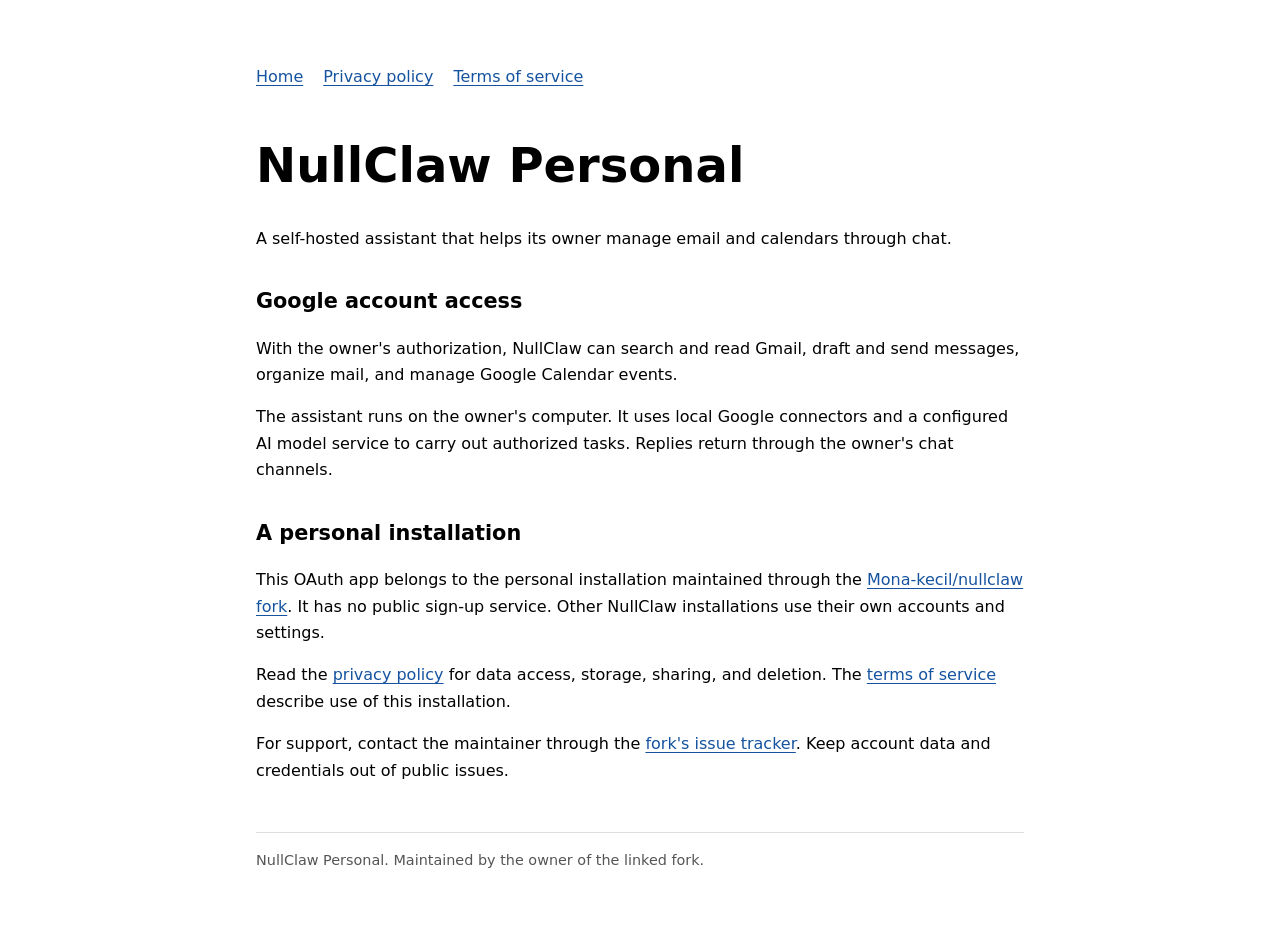
<file: index.html>
<!doctype html>
<html lang="en">
<head>
  <meta charset="utf-8">
  <meta name="viewport" content="width=device-width, initial-scale=1">
  <meta name="description" content="NullClaw Personal, a self-hosted assistant for personal Gmail and Google Calendar tasks.">
  <title>NullClaw Personal</title>
  <link rel="stylesheet" href="style.css">
</head>
<body>
  <nav aria-label="Main navigation"><a href="index.html" aria-current="page">Home</a><a href="privacy.html">Privacy policy</a><a href="terms.html">Terms of service</a></nav>
  <main>
    <h1>NullClaw Personal</h1>
    <p>A self-hosted assistant that helps its owner manage email and calendars through chat.</p>
    <h2>Google account access</h2>
    <p>With the owner's authorization, NullClaw can search and read Gmail, draft and send messages, organize mail, and manage Google Calendar events.</p>
    <p>The assistant runs on the owner's computer. It uses local Google connectors and a configured AI model service to carry out authorized tasks. Replies return through the owner's chat channels.</p>
    <h2>A personal installation</h2>
    <p>This OAuth app belongs to the personal installation maintained through the <a href="https://github.com/Mona-kecil/nullclaw">Mona-kecil/nullclaw fork</a>. It has no public sign-up service. Other NullClaw installations use their own accounts and settings.</p>
    <p>Read the <a href="privacy.html">privacy policy</a> for data access, storage, sharing, and deletion. The <a href="terms.html">terms of service</a> describe use of this installation.</p>
    <p>For support, contact the maintainer through the <a href="https://github.com/Mona-kecil/nullclaw/issues">fork's issue tracker</a>. Keep account data and credentials out of public issues.</p>
  </main>
  <footer>NullClaw Personal. Maintained by the owner of the linked fork.</footer>
</body>
</html>
</file>
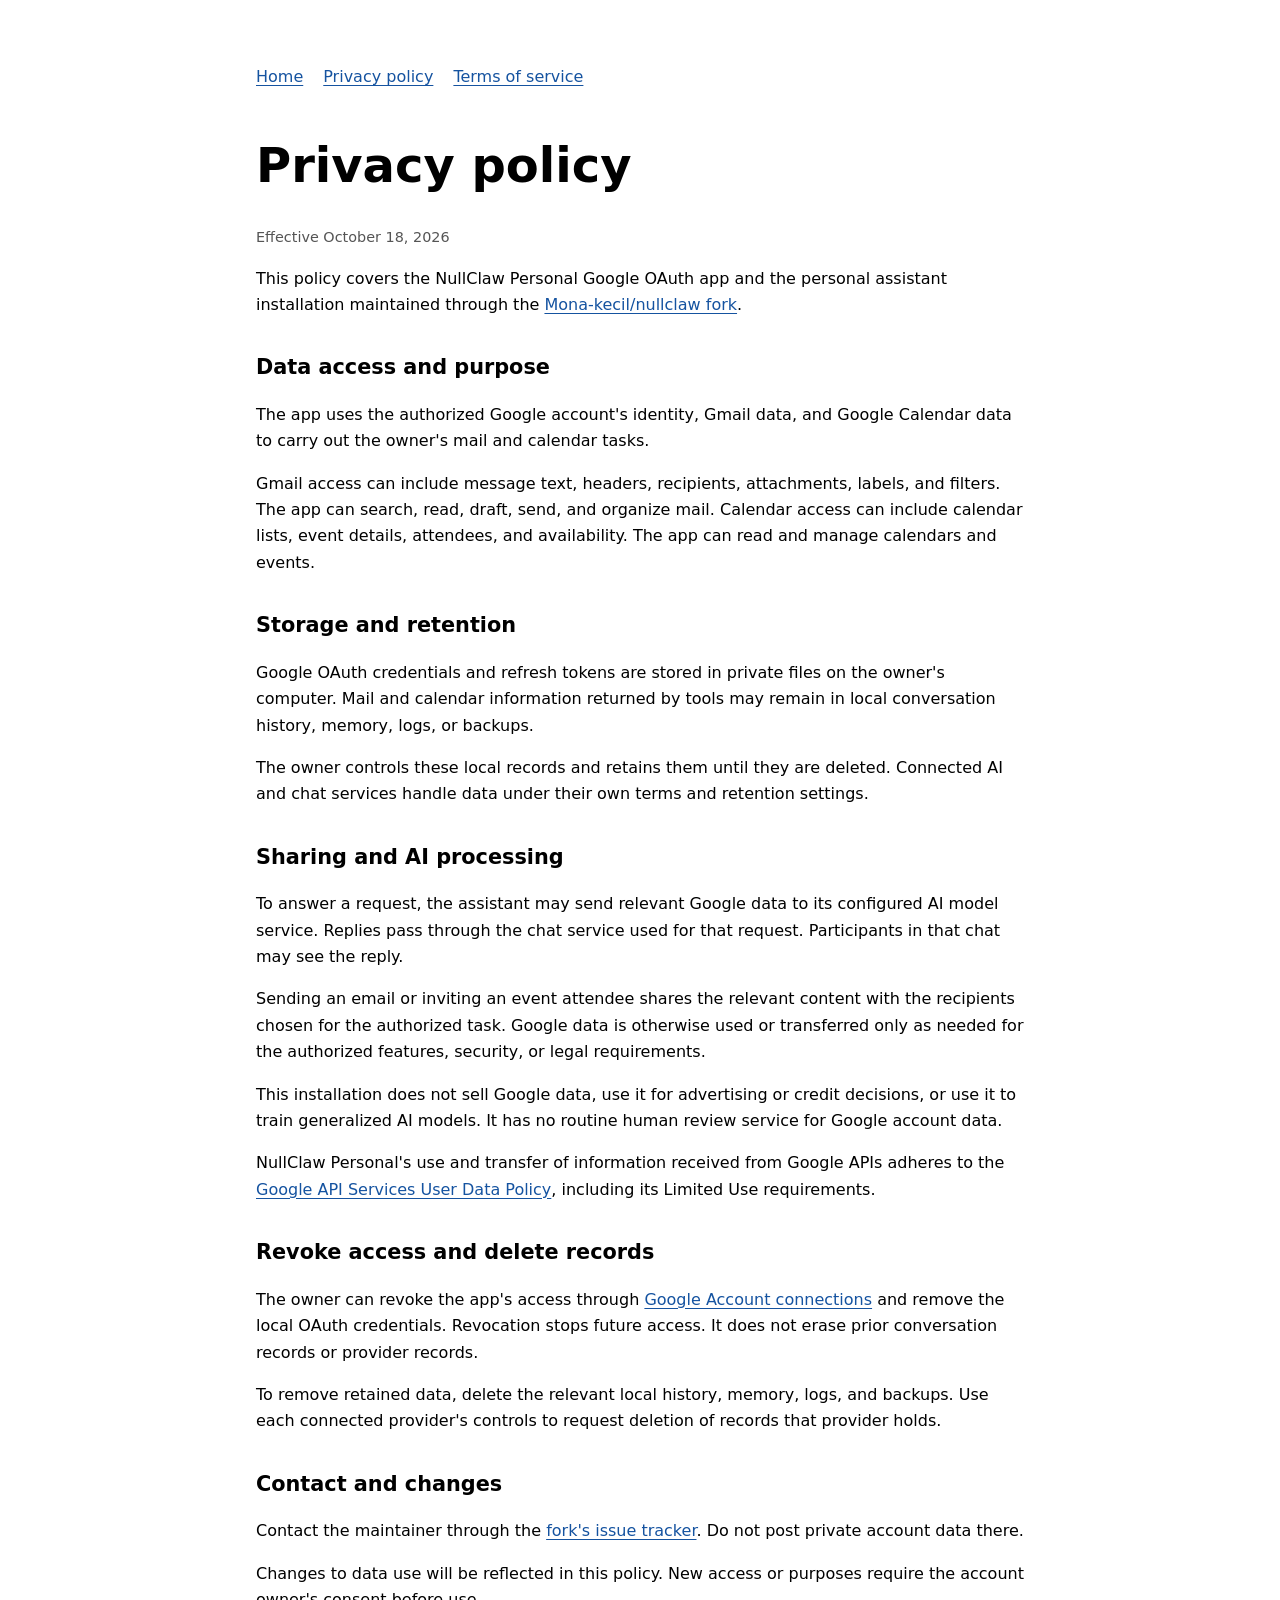
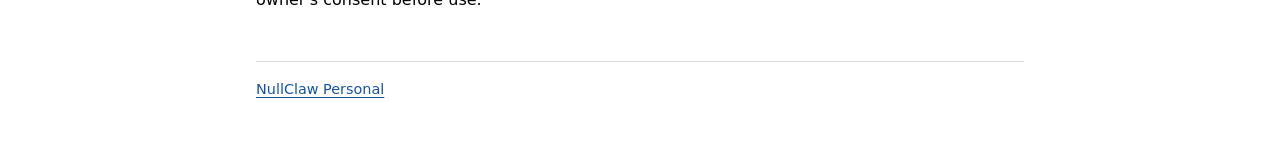
<file: privacy.html>
<!doctype html>
<html lang="en">
<head>
  <meta charset="utf-8">
  <meta name="viewport" content="width=device-width, initial-scale=1">
  <title>Privacy policy | NullClaw Personal</title>
  <link rel="stylesheet" href="style.css">
</head>
<body>
  <nav aria-label="Main navigation"><a href="index.html">Home</a><a href="privacy.html" aria-current="page">Privacy policy</a><a href="terms.html">Terms of service</a></nav>
  <main>
    <h1>Privacy policy</h1>
    <p class="date">Effective October 18, 2026</p>
    <p>This policy covers the NullClaw Personal Google OAuth app and the personal assistant installation maintained through the <a href="https://github.com/Mona-kecil/nullclaw">Mona-kecil/nullclaw fork</a>.</p>
    <h2>Data access and purpose</h2>
    <p>The app uses the authorized Google account's identity, Gmail data, and Google Calendar data to carry out the owner's mail and calendar tasks.</p>
    <p>Gmail access can include message text, headers, recipients, attachments, labels, and filters. The app can search, read, draft, send, and organize mail. Calendar access can include calendar lists, event details, attendees, and availability. The app can read and manage calendars and events.</p>
    <h2>Storage and retention</h2>
    <p>Google OAuth credentials and refresh tokens are stored in private files on the owner's computer. Mail and calendar information returned by tools may remain in local conversation history, memory, logs, or backups.</p>
    <p>The owner controls these local records and retains them until they are deleted. Connected AI and chat services handle data under their own terms and retention settings.</p>
    <h2>Sharing and AI processing</h2>
    <p>To answer a request, the assistant may send relevant Google data to its configured AI model service. Replies pass through the chat service used for that request. Participants in that chat may see the reply.</p>
    <p>Sending an email or inviting an event attendee shares the relevant content with the recipients chosen for the authorized task. Google data is otherwise used or transferred only as needed for the authorized features, security, or legal requirements.</p>
    <p>This installation does not sell Google data, use it for advertising or credit decisions, or use it to train generalized AI models. It has no routine human review service for Google account data.</p>
    <p>NullClaw Personal's use and transfer of information received from Google APIs adheres to the <a href="https://developers.google.com/terms/api-services-user-data-policy">Google API Services User Data Policy</a>, including its Limited Use requirements.</p>
    <h2>Revoke access and delete records</h2>
    <p>The owner can revoke the app's access through <a href="https://myaccount.google.com/connections">Google Account connections</a> and remove the local OAuth credentials. Revocation stops future access. It does not erase prior conversation records or provider records.</p>
    <p>To remove retained data, delete the relevant local history, memory, logs, and backups. Use each connected provider's controls to request deletion of records that provider holds.</p>
    <h2>Contact and changes</h2>
    <p>Contact the maintainer through the <a href="https://github.com/Mona-kecil/nullclaw/issues">fork's issue tracker</a>. Do not post private account data there.</p>
    <p>Changes to data use will be reflected in this policy. New access or purposes require the account owner's consent before use.</p>
  </main>
  <footer><a href="index.html">NullClaw Personal</a></footer>
</body>
</html>
</file>
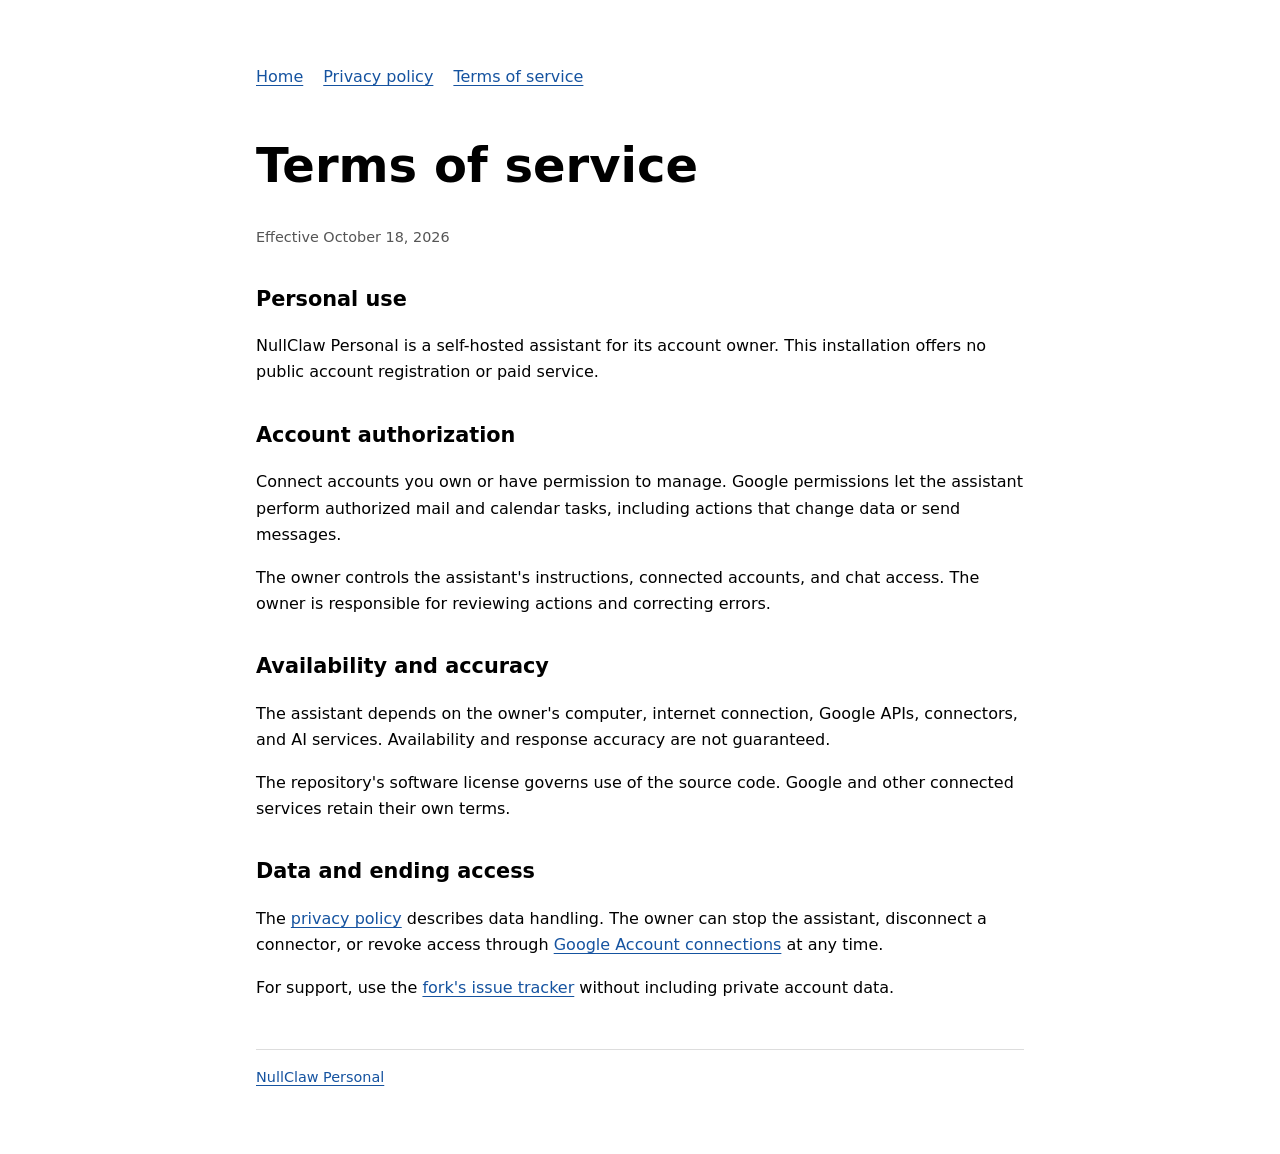
<file: terms.html>
<!doctype html>
<html lang="en">
<head>
  <meta charset="utf-8">
  <meta name="viewport" content="width=device-width, initial-scale=1">
  <title>Terms of service | NullClaw Personal</title>
  <link rel="stylesheet" href="style.css">
</head>
<body>
  <nav aria-label="Main navigation"><a href="index.html">Home</a><a href="privacy.html">Privacy policy</a><a href="terms.html" aria-current="page">Terms of service</a></nav>
  <main>
    <h1>Terms of service</h1>
    <p class="date">Effective October 18, 2026</p>
    <h2>Personal use</h2>
    <p>NullClaw Personal is a self-hosted assistant for its account owner. This installation offers no public account registration or paid service.</p>
    <h2>Account authorization</h2>
    <p>Connect accounts you own or have permission to manage. Google permissions let the assistant perform authorized mail and calendar tasks, including actions that change data or send messages.</p>
    <p>The owner controls the assistant's instructions, connected accounts, and chat access. The owner is responsible for reviewing actions and correcting errors.</p>
    <h2>Availability and accuracy</h2>
    <p>The assistant depends on the owner's computer, internet connection, Google APIs, connectors, and AI services. Availability and response accuracy are not guaranteed.</p>
    <p>The repository's software license governs use of the source code. Google and other connected services retain their own terms.</p>
    <h2>Data and ending access</h2>
    <p>The <a href="privacy.html">privacy policy</a> describes data handling. The owner can stop the assistant, disconnect a connector, or revoke access through <a href="https://myaccount.google.com/connections">Google Account connections</a> at any time.</p>
    <p>For support, use the <a href="https://github.com/Mona-kecil/nullclaw/issues">fork's issue tracker</a> without including private account data.</p>
  </main>
  <footer><a href="index.html">NullClaw Personal</a></footer>
</body>
</html>
</file>
<file: style.css>
:root { color-scheme: light dark; font-family: system-ui, sans-serif; line-height: 1.65; }
body { max-width: 48rem; margin: 4rem auto; padding: 0 1.25rem; }
nav { display: flex; flex-wrap: wrap; gap: 1.25rem; margin-bottom: 3rem; }
a { color: light-dark(#1553a0, #9dc8ff); text-underline-offset: .2em; }
h1 { font-size: clamp(2rem, 6vw, 3rem); line-height: 1.15; }
h2 { margin-top: 2rem; font-size: 1.3rem; }
.date, footer { color: light-dark(#555, #aaa); font-size: .9rem; }
footer { margin-top: 3rem; padding-top: 1rem; border-top: 1px solid light-dark(#ddd, #444); }
</file>
